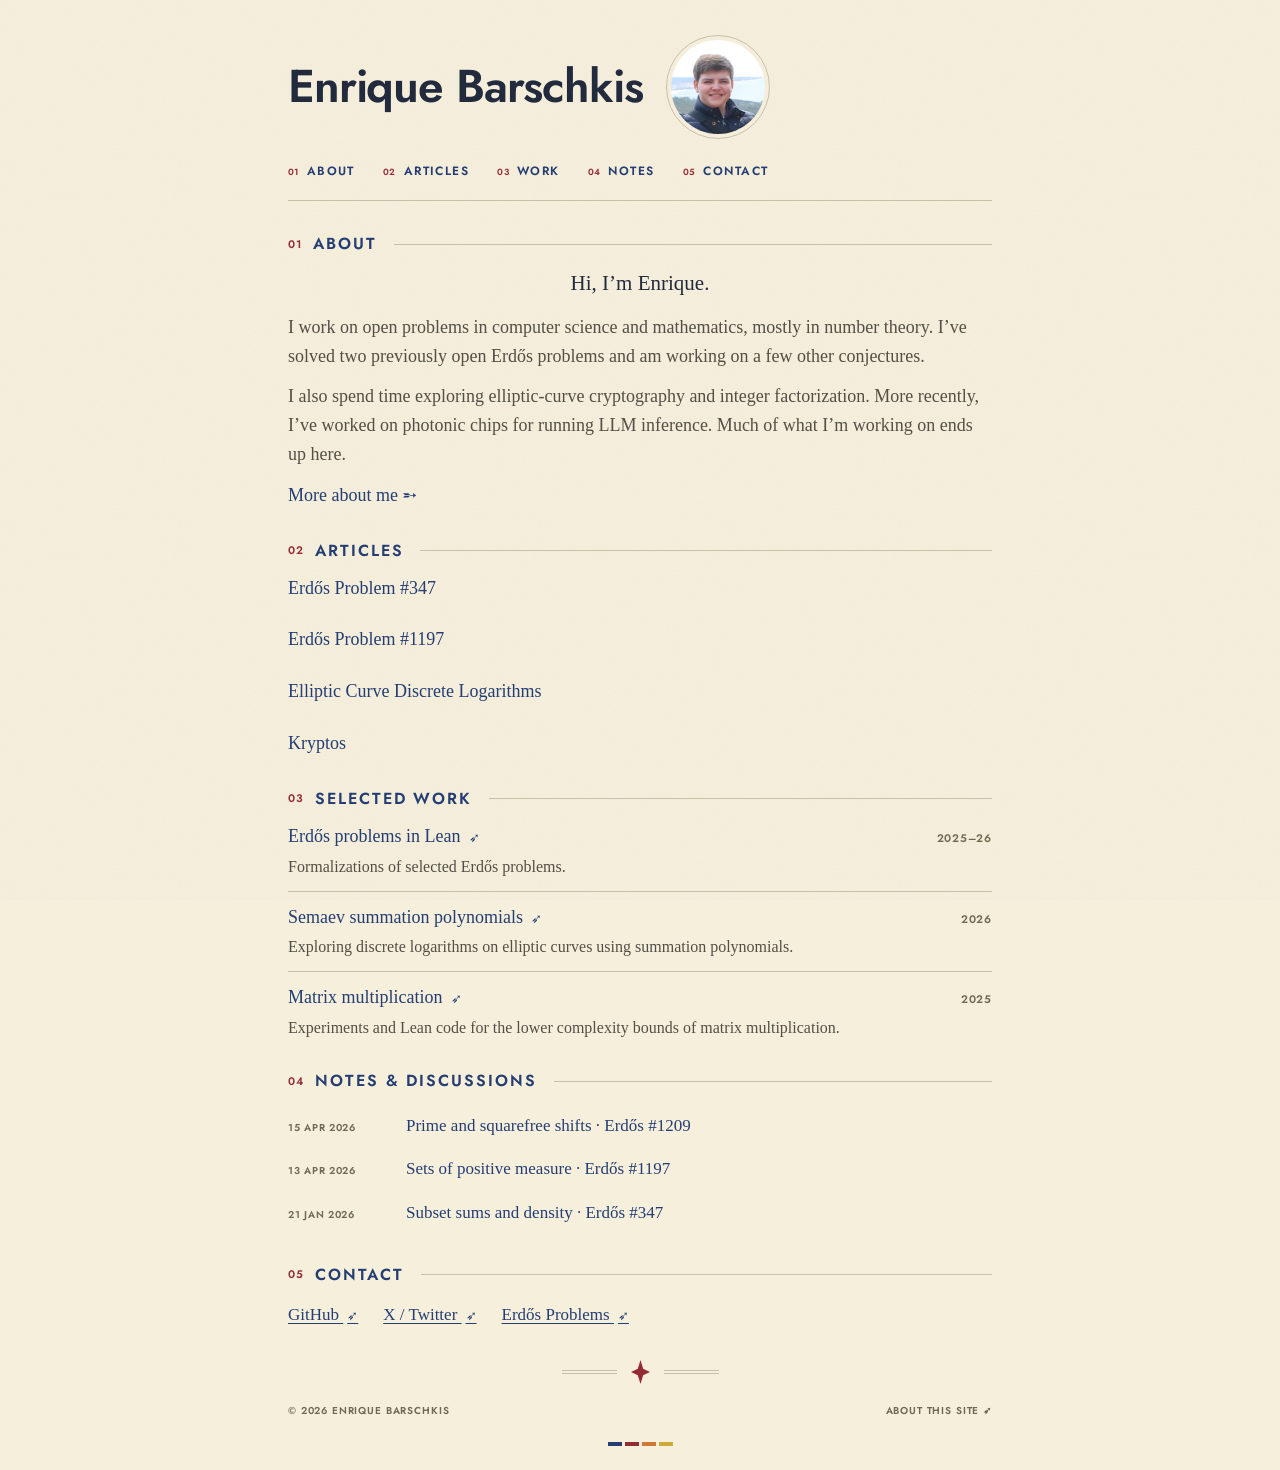
<file: index.html>
<!doctype html>
<html lang="en">
<head>
  <meta charset="utf-8">
  <meta name="viewport" content="width=device-width, initial-scale=1">
  <meta name="description" content="My personal site.">
  <meta name="theme-color" content="#942c36">
  <meta property="og:type" content="website">
  <meta property="og:url" content="https://ebarschkis.github.io/">
  <meta property="og:title" content="Enrique Barschkis">
  <meta property="og:description" content="My personal site.">
  <title>Enrique Barschkis</title>
  <link rel="canonical" href="https://ebarschkis.github.io/">
  <link rel="icon" type="image/png" href="favicon.png">
  <link rel="preload" href="assets/fonts/jost-latin-600.woff2" as="font" type="font/woff2" crossorigin>
  <link rel="stylesheet" href="styles.css">
  <script type="application/ld+json">
{
  "@context": "https://schema.org",
  "@graph": [
    {
      "@type": "WebSite",
      "@id": "https://ebarschkis.github.io/#website",
      "url": "https://ebarschkis.github.io/",
      "name": "Enrique Barschkis",
      "author": {
        "@id": "https://ebarschkis.github.io/#person"
      },
      "inLanguage": "en"
    },
    {
      "@type": "Person",
      "@id": "https://ebarschkis.github.io/#person",
      "name": "Enrique Barschkis",
      "alternateName": "ebarschkis",
      "url": "https://ebarschkis.github.io/",
      "image": "https://ebarschkis.github.io/assets/portrait.jpeg",
      "sameAs": [
        "https://github.com/ebarschkis",
        "https://x.com/ebarschkis",
        "https://www.erdosproblems.com/forum/user/ebarschkis"
      ]
    }
  ]
}
  </script>
</head>
<body>
  <a class="skip-link" href="#about">Skip to content</a>
  <div class="page" id="top">
    <header class="masthead">
      <div class="masthead-title">
        <h1>Enrique Barschkis</h1>
        <img class="portrait" src="assets/portrait.jpeg" alt="Portrait of Enrique Barschkis" width="1170" height="1138">
      </div>
      <nav class="main-nav" aria-label="Main navigation">
        <a href="#about"><span aria-hidden="true">01</span> About</a>
        <a href="#articles"><span aria-hidden="true">02</span> Articles</a>
        <a href="#work"><span aria-hidden="true">03</span> Work</a>
        <a href="#notes"><span aria-hidden="true">04</span> Notes</a>
        <a href="#contact"><span aria-hidden="true">05</span> Contact</a>
      </nav>
    </header>
    <main class="content">
      <section class="about-section" id="about" aria-labelledby="about-title">
        <div class="section-heading"><span class="exhibit" aria-hidden="true">01</span><h2 id="about-title">About</h2><span class="section-line" aria-hidden="true"></span></div>
        <div class="bio"><p>Hi, I’m Enrique.</p>
<p>I work on open problems in computer science and mathematics, mostly in number theory. I’ve solved two previously open Erdős problems and am working on a few other conjectures.</p>
<p>I also spend time exploring elliptic-curve cryptography and integer factorization. More recently, I’ve worked on photonic chips for running LLM inference. Much of what I’m working on ends up here.</p></div>
        <p class="about-more"><a class="animated-link" href="about.html"><span class="hover-arrow" aria-hidden="true">➸</span><span class="link-label">More about me <span aria-hidden="true">➵</span></span></a></p>
      </section>
      <section id="articles" aria-labelledby="articles-title">
        <div class="section-heading"><span class="exhibit" aria-hidden="true">02</span><h2 id="articles-title">Articles</h2><span class="section-line" aria-hidden="true"></span></div>
        <ul class="entry-list">
          <li class="entry"><a class="entry-title animated-link" href="erdos-347.html"><span class="hover-arrow" aria-hidden="true">➸</span><span class="link-label">Erdős Problem #347</span></a></li>
          <li class="entry"><a class="entry-title animated-link" href="erdos-1197.html"><span class="hover-arrow" aria-hidden="true">➸</span><span class="link-label">Erdős Problem #1197</span></a></li>
          <li class="entry"><a class="entry-title animated-link" href="elliptic-curve-discrete-logarithms.html"><span class="hover-arrow" aria-hidden="true">➸</span><span class="link-label">Elliptic Curve Discrete Logarithms</span></a></li>
          <li class="entry"><a class="entry-title animated-link" href="kryptos.html"><span class="hover-arrow" aria-hidden="true">➸</span><span class="link-label">Kryptos</span></a></li>
        </ul>
      </section>
      <section id="work" aria-labelledby="work-title">
        <div class="section-heading"><span class="exhibit" aria-hidden="true">03</span><h2 id="work-title">Selected work</h2><span class="section-line" aria-hidden="true"></span></div>
        <ul class="entry-list">
  <li class="entry"><div class="entry-top"><a class="animated-link entry-title" href="https://github.com/ebarschkis/ErdosProblem"><span class="hover-arrow" aria-hidden="true">➸</span><span class="link-label">Erdős problems in Lean <span class="link-arrow" aria-hidden="true">➶</span></span></a><span class="entry-date">2025–26</span></div><p>Formalizations of selected Erdős problems.</p></li>
  <li class="entry"><div class="entry-top"><a class="animated-link entry-title" href="https://github.com/ebarschkis/SemaevSummationPolynomials"><span class="hover-arrow" aria-hidden="true">➸</span><span class="link-label">Semaev summation polynomials <span class="link-arrow" aria-hidden="true">➶</span></span></a><span class="entry-date">2026</span></div><p>Exploring discrete logarithms on elliptic curves using summation polynomials.</p></li>
  <li class="entry"><div class="entry-top"><a class="animated-link entry-title" href="https://github.com/ebarschkis/Matrix-Multiplication"><span class="hover-arrow" aria-hidden="true">➸</span><span class="link-label">Matrix multiplication <span class="link-arrow" aria-hidden="true">➶</span></span></a><span class="entry-date">2025</span></div><p>Experiments and Lean code for the lower complexity bounds of matrix multiplication.</p></li>
</ul>
      </section>
      <section id="notes" aria-labelledby="notes-title">
        <div class="section-heading"><span class="exhibit" aria-hidden="true">04</span><h2 id="notes-title">Notes &amp; discussions</h2><span class="section-line" aria-hidden="true"></span></div>
        <ul class="entry-list">
  <li class="note-entry"><span class="entry-date">15 Apr 2026</span><a class="animated-link" href="https://www.erdosproblems.com/forum/thread/1209?order=oldest"><span class="hover-arrow" aria-hidden="true">➸</span><span class="link-label">Prime and squarefree shifts · Erdős #1209</span></a></li>
  <li class="note-entry"><span class="entry-date">13 Apr 2026</span><a class="animated-link" href="https://www.erdosproblems.com/forum/thread/1197"><span class="hover-arrow" aria-hidden="true">➸</span><span class="link-label">Sets of positive measure · Erdős #1197</span></a></li>
  <li class="note-entry"><span class="entry-date">21 Jan 2026</span><a class="animated-link" href="https://www.erdosproblems.com/forum/thread/347?order=newest"><span class="hover-arrow" aria-hidden="true">➸</span><span class="link-label">Subset sums and density · Erdős #347</span></a></li>
</ul>
      </section>
      <section class="contact-section" id="contact" aria-labelledby="contact-title">
        <div class="section-heading"><span class="exhibit" aria-hidden="true">05</span><h2 id="contact-title">Contact</h2><span class="section-line" aria-hidden="true"></span></div>
        <ul class="contact-links"><li><a href="https://github.com/ebarschkis">GitHub <span class="link-arrow" aria-hidden="true">➶</span></a></li><li><a href="https://x.com/ebarschkis">X / Twitter <span class="link-arrow" aria-hidden="true">➶</span></a></li><li><a href="https://www.erdosproblems.com/forum/user/ebarschkis">Erdős Problems <span class="link-arrow" aria-hidden="true">➶</span></a></li></ul>
      </section>
    </main>
    <footer class="footer">
      <div class="footer-ornament" aria-hidden="true"><span></span><svg width="19" height="24" viewBox="0 0 19 24"><path d="m9.5 0 2.7 8.8L19 12l-6.8 3.2L9.5 24l-2.7-8.8L0 12l6.8-3.2Z" fill="currentColor"/></svg><span></span></div>
      <div class="footer-line"><small>© 2026 Enrique Barschkis</small><a href="colophon.html">About this site <span aria-hidden="true">➶</span></a></div>
      <div class="printer-colors" aria-hidden="true"><i></i><i></i><i></i><i></i></div>
    </footer>
  </div>
</body>
</html>
</file>
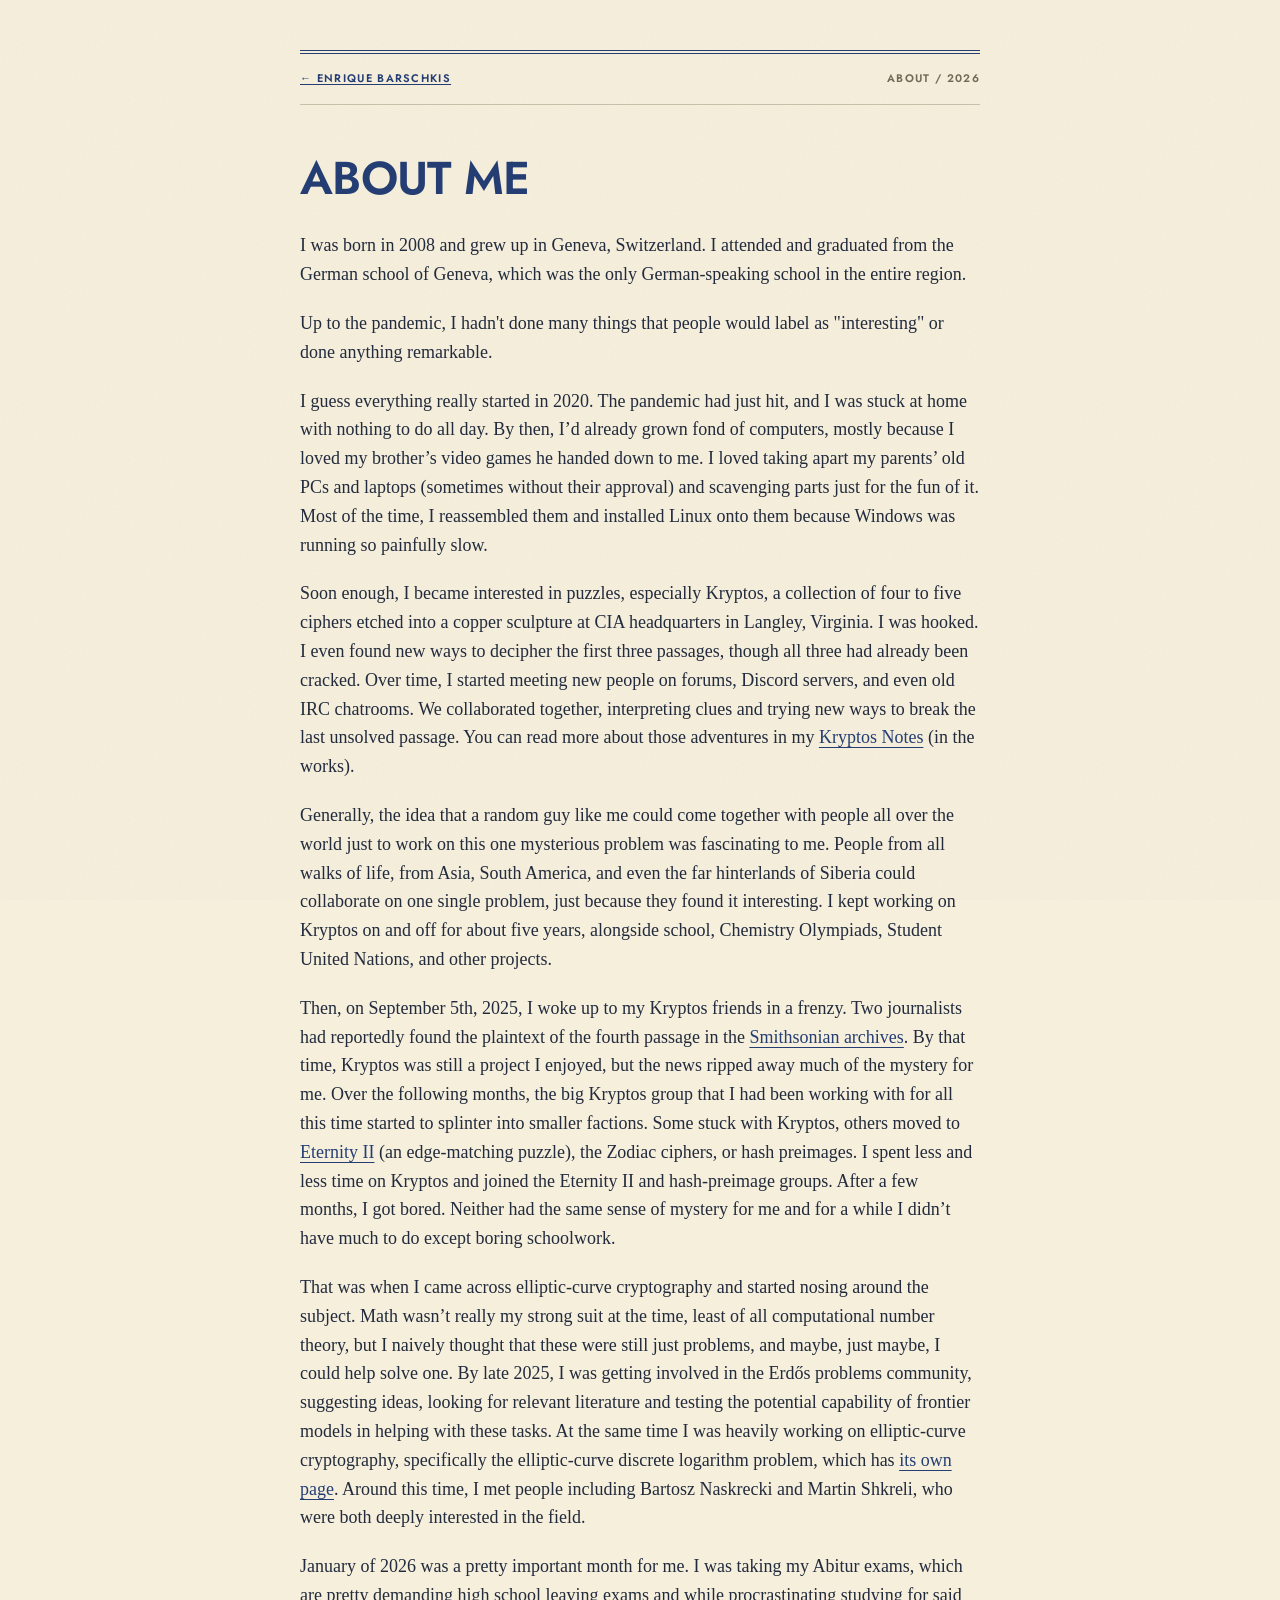
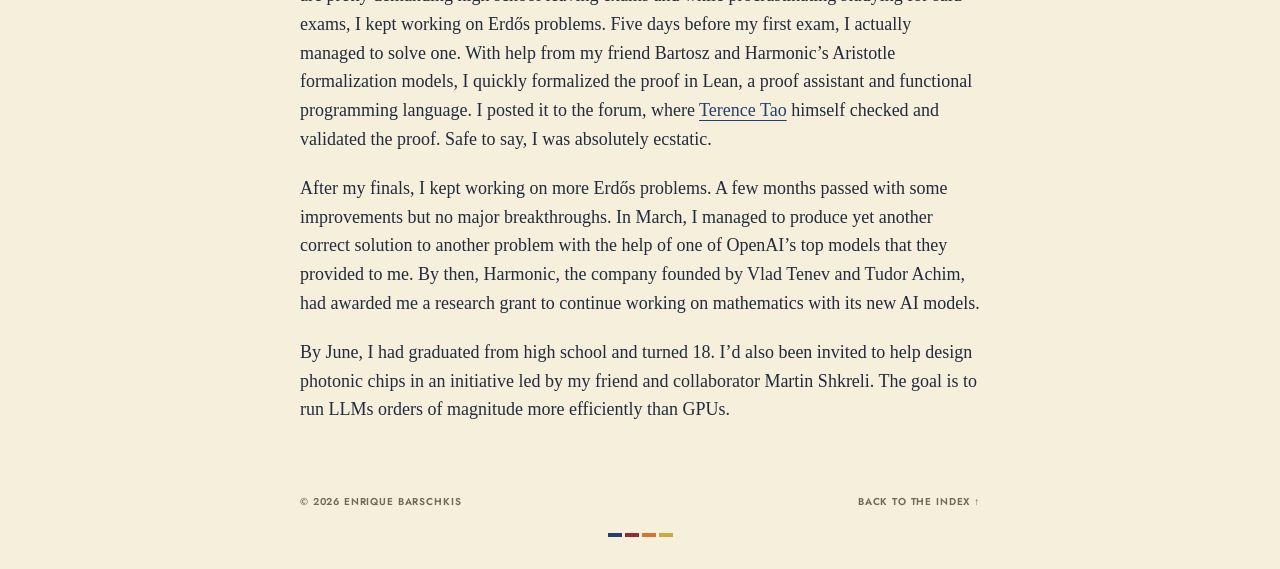
<file: about.html>
<!doctype html>
<html lang="en">
<head>
  <meta charset="utf-8">
  <meta name="viewport" content="width=device-width, initial-scale=1">
  <meta name="description" content="Enrique Barschkis on old computers, Kryptos, Erdős problems, elliptic-curve cryptography, and photonic LLM acceleration.">
  <meta name="theme-color" content="#942c36">
  <title>About me · Enrique Barschkis</title>
  <link rel="canonical" href="https://ebarschkis.github.io/about.html">
  <link rel="icon" type="image/png" href="favicon.png">
  <link rel="stylesheet" href="styles.css">
  <script type="application/ld+json">
{
  "@context": "https://schema.org",
  "@type": "ProfilePage",
  "@id": "https://ebarschkis.github.io/about.html#profile",
  "url": "https://ebarschkis.github.io/about.html",
  "name": "About Enrique Barschkis",
  "mainEntity": {
    "@type": "Person",
    "@id": "https://ebarschkis.github.io/#person",
    "name": "Enrique Barschkis",
    "alternateName": "ebarschkis",
    "url": "https://ebarschkis.github.io/",
    "image": "https://ebarschkis.github.io/assets/portrait.jpeg",
    "sameAs": [
      "https://github.com/ebarschkis",
      "https://x.com/ebarschkis",
      "https://www.erdosproblems.com/forum/user/ebarschkis"
    ]
  }
}
  </script>
</head>
<body>
  <a class="skip-link" href="#main">Skip to content</a>
  <div class="document-page">
    <header class="document-header"><a href="./#about">← Enrique Barschkis</a><span>About / 2026</span></header>
    <main id="main">
      <article>
        <h1>About me</h1>
        <p>I was born in 2008 and grew up in Geneva, Switzerland. I attended and graduated from the German school of Geneva, which was the only German-speaking school in the entire region.</p>

        <p>Up to the pandemic, I hadn't done many things that people would label as "interesting" or done anything remarkable.</p>

        <p>I guess everything really started in 2020. The pandemic had just hit, and I was stuck at home with nothing to do all day. By then, I’d already grown fond of computers, mostly because I loved my brother’s video games he handed down to me. I loved taking apart my parents’ old PCs and laptops (sometimes without their approval) and scavenging parts just for the fun of it. Most of the time, I reassembled them and installed Linux onto them because Windows was running so painfully slow.</p>

        <p>Soon enough, I became interested in puzzles, especially Kryptos, a collection of four to five ciphers etched into a copper sculpture at CIA headquarters in Langley, Virginia. I was hooked. I even found new ways to decipher the first three passages, though all three had already been cracked. Over time, I started meeting new people on forums, Discord servers, and even old IRC chatrooms. We collaborated together, interpreting clues and trying new ways to break the last unsolved passage. You can read more about those adventures in my <a href="kryptos.html">Kryptos Notes</a> (in the works).</p>

        <p>Generally, the idea that a random guy like me could come together with people all over the world just to work on this one mysterious problem was fascinating to me. People from all walks of life, from Asia, South America, and even the far hinterlands of Siberia could collaborate on one single problem, just because they found it interesting. I kept working on Kryptos on and off for about five years, alongside school, Chemistry Olympiads, Student United Nations, and other projects.</p>

        <p>Then, on September 5th, 2025, I woke up to my Kryptos friends in a frenzy. Two journalists had reportedly found the plaintext of the fourth passage in the <a href="https://www.smithsonianmag.com/blogs/office-of-the-secretary-of-the-smithsonian/2026/02/17/smithsonian-archives-help-unlock-mysteries-connect-americans-history/">Smithsonian archives</a>. By that time, Kryptos was still a project I enjoyed, but the news ripped away much of the mystery for me. Over the following months, the big Kryptos group that I had been working with for all this time started to splinter into smaller factions. Some stuck with Kryptos, others moved to <a href="https://en.wikipedia.org/wiki/Eternity_II_puzzle">Eternity II</a> (an edge-matching puzzle), the Zodiac ciphers, or hash preimages. I spent less and less time on Kryptos and joined the Eternity II and hash-preimage groups. After a few months, I got bored. Neither had the same sense of mystery for me and for a while I didn’t have much to do except boring schoolwork.</p>

        <p>That was when I came across elliptic-curve cryptography and started nosing around the subject. Math wasn’t really my strong suit at the time, least of all computational number theory, but I naively thought that these were still just problems, and maybe, just maybe, I could help solve one. By late 2025, I was getting involved in the Erdős problems community, suggesting ideas, looking for relevant literature and testing the potential capability of frontier models in helping with these tasks. At the same time I was heavily working on elliptic-curve cryptography, specifically the elliptic-curve discrete logarithm problem, which has <a href="elliptic-curve-discrete-logarithms.html">its own page</a>. Around this time, I met people including Bartosz Naskrecki and Martin Shkreli, who were both deeply interested in the field.</p>

        <p>January of 2026 was a pretty important month for me. I was taking my Abitur exams, which are pretty demanding high school leaving exams and while procrastinating studying for said exams, I kept working on Erdős problems. Five days before my first exam, I actually managed to solve one. With help from my friend Bartosz and Harmonic’s Aristotle formalization models, I quickly formalized the proof in Lean, a proof assistant and functional programming language. I posted it to the forum, where <a href="https://en.wikipedia.org/wiki/Terence_Tao">Terence Tao</a> himself checked and validated the proof. Safe to say, I was absolutely ecstatic.</p>

        <p>After my finals, I kept working on more Erdős problems. A few months passed with some improvements but no major breakthroughs. In March, I managed to produce yet another correct solution to another problem with the help of one of OpenAI’s top models that they provided to me. By then, Harmonic, the company founded by Vlad Tenev and Tudor Achim, had awarded me a research grant to continue working on mathematics with its new AI models.</p>

        <p>By June, I had graduated from high school and turned 18. I’d also been invited to help design photonic chips in an initiative led by my friend and collaborator Martin Shkreli. The goal is to run LLMs orders of magnitude more efficiently than GPUs.</p>
      </article>
    </main>
    <footer class="footer"><div class="footer-line"><small>© 2026 Enrique Barschkis</small><a href="./#about">Back to the index ↑</a></div><div class="printer-colors" aria-hidden="true"><i></i><i></i><i></i><i></i></div></footer>
  </div>
</body>
</html>
</file>
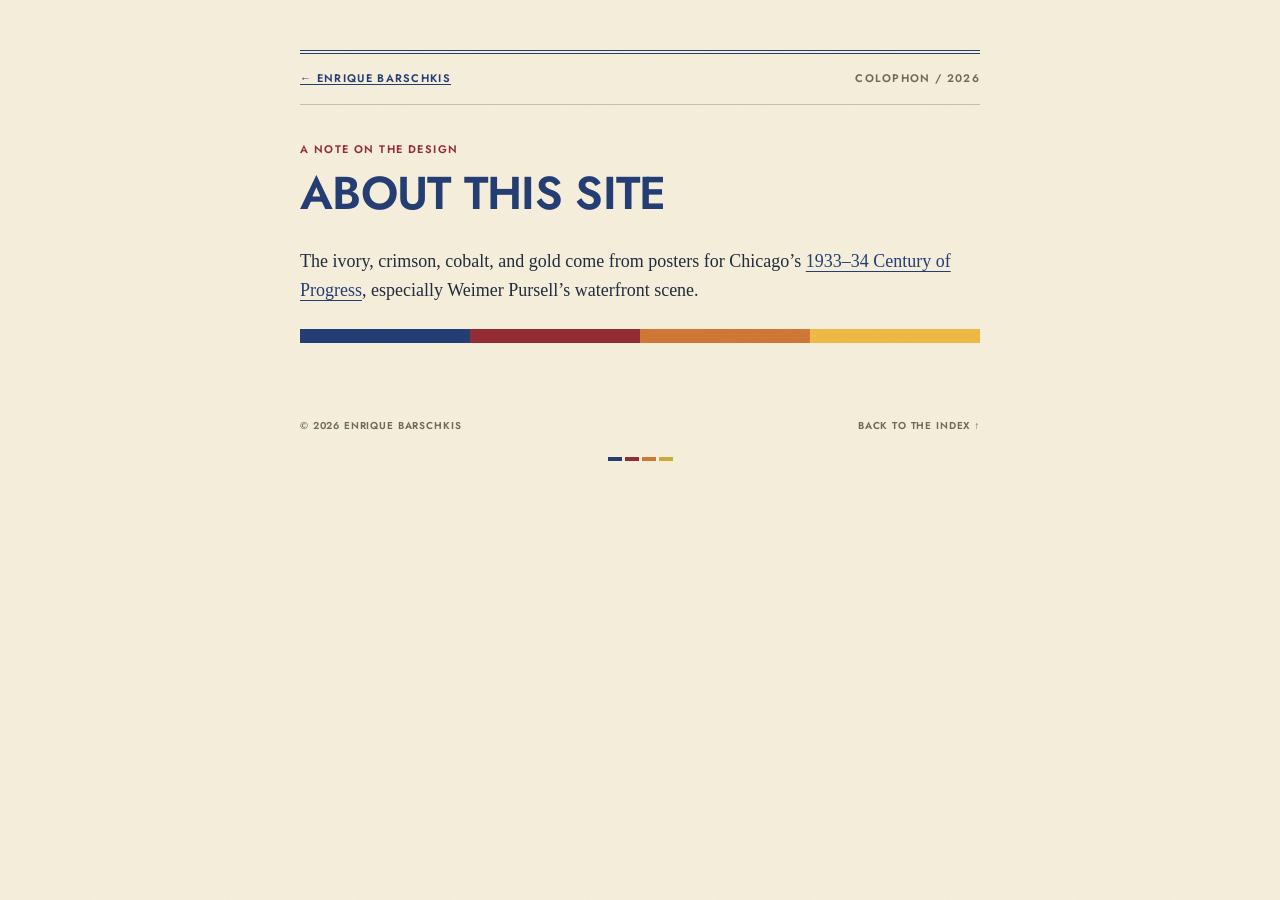
<file: colophon.html>
<!doctype html>
<html lang="en">
<head>
  <meta charset="utf-8">
  <meta name="viewport" content="width=device-width, initial-scale=1">
  <meta name="description" content="The design and typography of Enrique Barschkis’s personal website.">
  <meta name="theme-color" content="#942c36">
  <title>About this site · Enrique Barschkis</title>
  <link rel="canonical" href="https://ebarschkis.github.io/colophon.html">
  <link rel="icon" type="image/png" href="favicon.png">
  <link rel="stylesheet" href="styles.css">
</head>
<body>
  <a class="skip-link" href="#main">Skip to content</a>
  <div class="document-page">
    <header class="document-header"><a href="./">← Enrique Barschkis</a><span>Colophon / 2026</span></header>
    <main id="main">
      <article>
        <div class="document-kicker">A note on the design</div>
        <h1>About this site</h1>
        <p>The ivory, crimson, cobalt, and gold come from posters for Chicago’s <a href="https://en.wikipedia.org/wiki/Century_of_Progress">1933–34 Century of Progress</a>, especially Weimer Pursell’s waterfront scene.</p>
        <div class="palette" aria-hidden="true"><span></span><span></span><span></span><span></span></div>
      </article>
    </main>
    <footer class="footer"><div class="footer-line"><small>© 2026 Enrique Barschkis</small><a href="./">Back to the index ↑</a></div><div class="printer-colors" aria-hidden="true"><i></i><i></i><i></i><i></i></div></footer>
  </div>
</body>
</html>
</file>
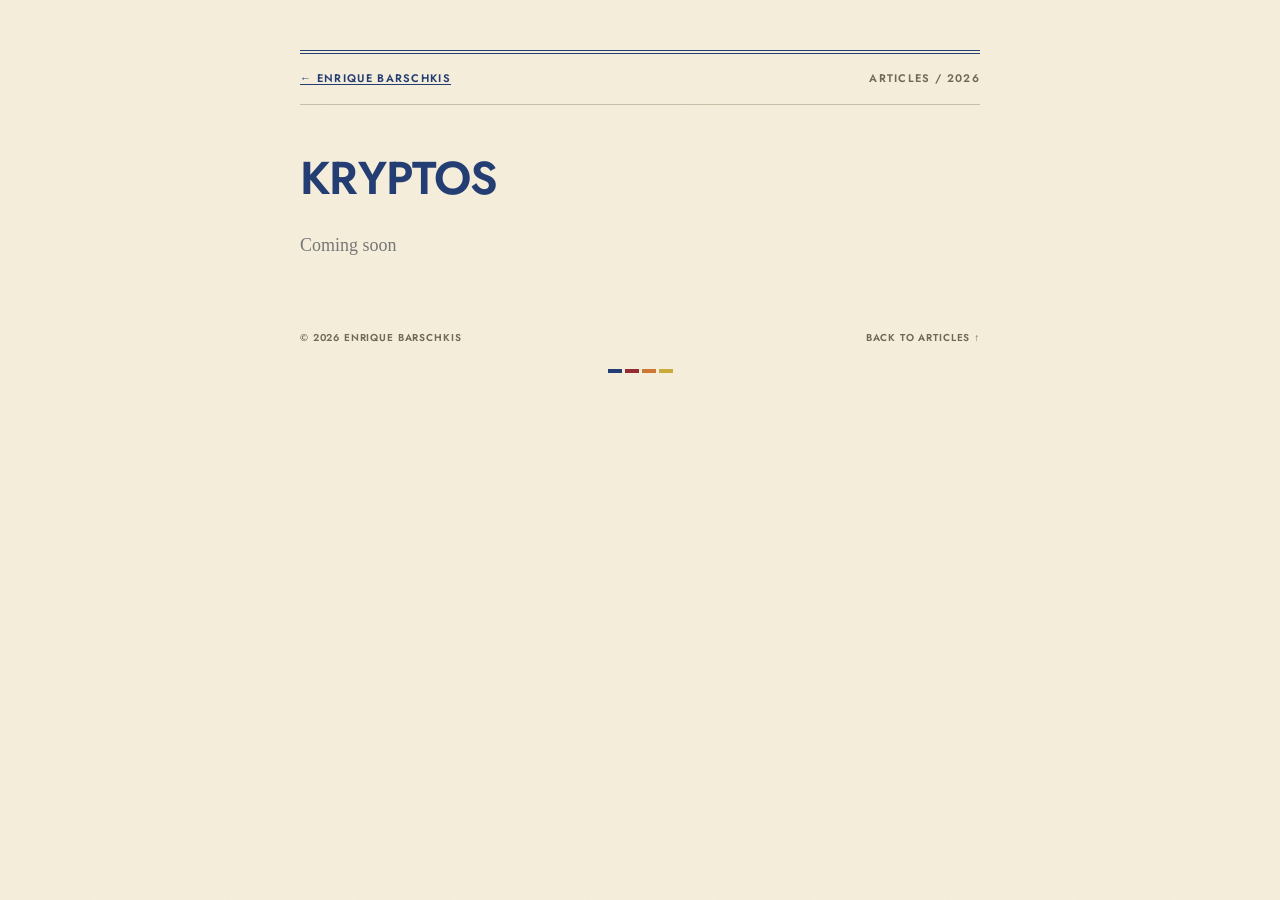
<file: kryptos.html>
<!doctype html>
<html lang="en">
<head>
  <meta charset="utf-8">
  <meta name="viewport" content="width=device-width, initial-scale=1">
  <meta name="theme-color" content="#942c36">
  <title>Kryptos · Enrique Barschkis</title>
  <link rel="canonical" href="https://ebarschkis.github.io/kryptos.html">
  <link rel="icon" type="image/png" href="favicon.png">
  <link rel="stylesheet" href="styles.css">
</head>
<body>
  <a class="skip-link" href="#main">Skip to content</a>
  <div class="document-page">
    <header class="document-header"><a href="./#articles">← Enrique Barschkis</a><span>Articles / 2026</span></header>
    <main id="main">
      <article>
        <h1>Kryptos</h1>
        <p style="color: #777;">Coming soon</p>
      </article>
    </main>
    <footer class="footer"><div class="footer-line"><small>© 2026 Enrique Barschkis</small><a href="./#articles">Back to articles ↑</a></div><div class="printer-colors" aria-hidden="true"><i></i><i></i><i></i><i></i></div></footer>
  </div>
</body>
</html>
</file>
<file: styles.css>
@font-face {
  font-family: "Jost";
  font-style: normal;
  font-weight: 600;
  font-display: swap;
  src: url("assets/fonts/jost-latin-600.woff2") format("woff2");
}

:root {
  color-scheme: light;
  --paper: #f6efdc;
  --ink: #222b3d;
  --blue: #243e74;
  --red: #942c36;
  --gold: #efb844;
  --muted: #726953;
  --line: #c8bfa9;
  --display: "Jost", "Century Gothic", sans-serif;
  --body: Georgia, "Times New Roman", serif;
}

* { box-sizing: border-box; }
html { scroll-padding-top: 24px; }
body {
  margin: 0;
  background: var(--paper);
  color: var(--ink);
  font-family: var(--body);
  font-size: 18px;
  line-height: 1.6;
  -webkit-font-smoothing: antialiased;
}

body::before {
  content: "";
  position: fixed;
  inset: 0;
  z-index: -1;
  pointer-events: none;
  opacity: .12;
  background-image: url("assets/grain.svg");
}

::selection { background: #e8c875; color: var(--ink); }
a { color: var(--blue); text-underline-offset: .2em; text-decoration-thickness: 1px; }
a:hover { color: var(--red); }
a:focus-visible { outline: 2px solid var(--red); outline-offset: 5px; }
img { max-width: 100%; }
.page { width: min(760px, calc(100% - 48px)); margin: 35px auto 24px; }
.sr-only { position: absolute; width: 1px; height: 1px; overflow: hidden; clip-path: inset(50%); white-space: nowrap; }
.skip-link { position: fixed; top: 12px; left: 12px; z-index: 10; padding: 8px 14px; background: var(--paper); transform: translateY(-160%); }
.skip-link:focus { transform: none; }
.masthead { margin: 0 28px; padding-bottom: 10px; border-bottom: 1px solid var(--line); }
.masthead-title { display: flex; align-items: center; gap: 24px; margin-bottom: 14px; }
.masthead-title h1 { min-width: 0; margin: 0; }
.portrait { display: block; flex: none; width: 104px; height: 104px; object-fit: cover; border-radius: 50%; padding: 4px; border: 1px solid var(--line); }
h1 { margin: 0 0 14px; color: var(--ink); font: 600 clamp(32px, 6vw, 46px)/1.2 var(--display); letter-spacing: -.025em; }
.main-nav { display: flex; flex-wrap: wrap; gap: 0 28px; }
.main-nav a { display: flex; align-items: baseline; gap: 8px; padding: 9px 0; font: 600 12px/1.6 var(--display); letter-spacing: .12em; text-transform: uppercase; text-decoration: none; }
.main-nav a:hover { text-decoration: underline; }
.main-nav a span { color: var(--red); font-size: 9px; letter-spacing: .04em; }
.content { padding: 0 28px; }
section { margin-top: 29px; scroll-margin-top: 24px; }
.about-section { margin-top: 31px; }
.section-heading { display: flex; align-items: center; gap: 12px; margin-bottom: 11px; }
.exhibit { color: var(--red); font: 600 11px/1 var(--display); letter-spacing: .05em; }
h2 { margin: 0; color: var(--blue); font: 600 16px/1.5 var(--display); text-transform: uppercase; letter-spacing: .12em; }
.section-line { flex: 1; border-top: 1px solid var(--line); margin-left: 5px; }
p { margin: 0 0 10px; }
.bio p { margin-bottom: 12px; }
.bio p:last-child { margin-bottom: 0; }
.bio p:first-child { font-size: 21px; text-align: center; }
.bio p + p { color: #524f46; }
.about-more { margin-top: 12px; }
.about-more a:hover .link-label > span, .about-more a:focus-visible .link-label > span { visibility: hidden; }
.empty-state { color: var(--muted); font-size: 16px; font-style: italic; margin-bottom: 0; }
.entry-list { list-style: none; margin: 0; padding: 0; }
.entry { padding: 11px 0 12px; border-bottom: 1px solid var(--line); }
.entry:first-child { padding-top: 0; }
.entry:last-child { border-bottom: 0; padding-bottom: 0; }
.entry-top { display: flex; gap: 20px; align-items: baseline; justify-content: space-between; }
.entry-title { font-size: 18px; font-weight: normal; }
#articles .entry { border-bottom: 0; }
.animated-link { position: relative; display: inline-block; min-width: 0; padding-right: 1.5em; }
#articles .animated-link { display: block; }
.link-label { display: inline-block; transition: transform .18s ease; }
.hover-arrow { position: absolute; left: 0; top: 0; opacity: 0; transition: opacity .18s ease; }
.animated-link:hover .link-label, .animated-link:focus-visible .link-label { transform: translateX(1.5em); }
.animated-link:hover .hover-arrow, .animated-link:focus-visible .hover-arrow { opacity: 1; }
.animated-link:hover .link-arrow, .animated-link:focus-visible .link-arrow { visibility: hidden; }
.entry-date { flex-shrink: 0; color: var(--muted); font: 600 11px/1.5 var(--display); letter-spacing: .07em; text-transform: uppercase; }
.entry p { font-size: 16px; line-height: 1.5; margin: 4px 0 0; color: #524f46; }
.note-entry { display: grid; grid-template-columns: 100px 1fr; gap: 18px; align-items: baseline; padding: 8px 0; }
.note-entry .entry-date { font-size: 10px; }
.note-entry a { font-size: 17px; }
.contact-links { display: flex; flex-wrap: wrap; gap: 8px 25px; list-style: none; margin: 0; padding: 0; font-size: 17px; }
.contact-links a { display: inline-block; padding: 3px 0; }
.link-arrow { font-family: var(--display); font-size: 13px; padding-left: 4px; }
.footer { padding: 0 28px; margin-top: 29px; }
.footer-ornament { display: flex; gap: 14px; align-items: center; justify-content: center; color: var(--red); }
.footer-ornament span { width: 55px; height: 4px; border-top: 1px solid var(--line); border-bottom: 1px solid var(--line); }
.footer-line { display: flex; justify-content: space-between; align-items: center; gap: 12px; margin-top: 18px; color: var(--muted); font: 600 10px/1.8 var(--display); letter-spacing: .085em; text-transform: uppercase; }
.footer-line small { font-size: inherit; }
.footer-line a { color: var(--muted); text-decoration: none; }
.footer-line a:hover { color: var(--red); text-decoration: underline; }
.printer-colors { display: flex; justify-content: center; gap: 3px; margin-top: 22px; }
.printer-colors i { width: 14px; height: 4px; background: var(--blue); }
.printer-colors i:nth-child(2) { background: var(--red); }
.printer-colors i:nth-child(3) { background: #cf7736; }
.printer-colors i:nth-child(4) { background: #caab39; }

/* The same small document layout for individual notes and the colophon. */
.document-page { width: min(680px, calc(100% - 48px)); margin: 50px auto 32px; }
.document-header { border-top: 4px double var(--blue); border-bottom: 1px solid var(--line); padding: 16px 0; display: flex; justify-content: space-between; gap: 16px; }
.document-header a, .document-header span { font: 600 11px/1.6 var(--display); letter-spacing: .12em; text-transform: uppercase; }
.document-header span { color: var(--muted); }
.document-page article { padding: 37px 0 20px; }
.document-page h1 { color: var(--blue); font: 600 clamp(30px, 6vw, 46px)/1.15 var(--display); letter-spacing: -.015em; text-transform: uppercase; padding: 0; margin: 10px 0 27px; }
.document-page h2 { margin: 28px 0 12px; }
.document-page article p { margin-bottom: 20px; }
.document-kicker { color: var(--red); font: 600 11px/1.4 var(--display); letter-spacing: .13em; text-transform: uppercase; }
.palette { display: flex; height: 14px; margin: 25px 0; }
.palette span { flex: 1; }
.palette span:nth-child(1) { background: var(--blue); }
.palette span:nth-child(2) { background: var(--red); }
.palette span:nth-child(3) { background: #cf7736; }
.palette span:nth-child(4) { background: var(--gold); }
.document-page .footer { padding: 0; }
.document-page article li { margin-bottom: 8px; }
.link-placeholder { color: var(--muted); font-size: .85em; }

@media (min-width: 1400px) { .page { margin-top: 46px; } }
@media (max-width: 600px) {
  .page { width: calc(100% - 28px); margin-top: 16px; }
  .masthead { margin: 12px 12px 0; padding-bottom: 4px; }
  .masthead-title { gap: 16px; margin-bottom: 8px; }
  .portrait { width: 72px; height: 72px; padding: 3px; }
  h1 { margin-bottom: 8px; }
  .main-nav { justify-content: space-between; gap: 0 12px; }
  .main-nav a { gap: 5px; padding: 9px 0; font-size: 10px; letter-spacing: .07em; min-height: 44px; align-items: center; }
  .main-nav a span { font-size: 8px; }
  .content, .footer { padding-left: 12px; padding-right: 12px; }
  section { margin-top: 26px; }
  .about-section { margin-top: 25px; }
  .bio p:first-child { font-size: 20px; }
  .bio p + p { font-size: 17px; }
  h2 { font-size: 14px; }
  .section-heading { gap: 10px; }
  .entry-top { gap: 12px; }
  .entry-title { font-size: 17px; }
  .note-entry { grid-template-columns: 83px 1fr; gap: 12px; }
  .footer-line { font-size: 9px; letter-spacing: .025em; flex-wrap: wrap; justify-content: center; }
  .document-page { width: calc(100% - 40px); margin-top: 24px; }
  .document-header { flex-wrap: wrap; gap: 8px; }
}

@media (prefers-reduced-motion: reduce) {
  .link-label, .hover-arrow { transition: none; }
}

@media print {
  body { background: white; font-size: 12pt; }
  body::before, .skip-link, .main-nav { display: none; }
  .page, .document-page { width: 100%; margin: 0; }
  .masthead, section, .footer { break-inside: avoid; }
}
</file>
